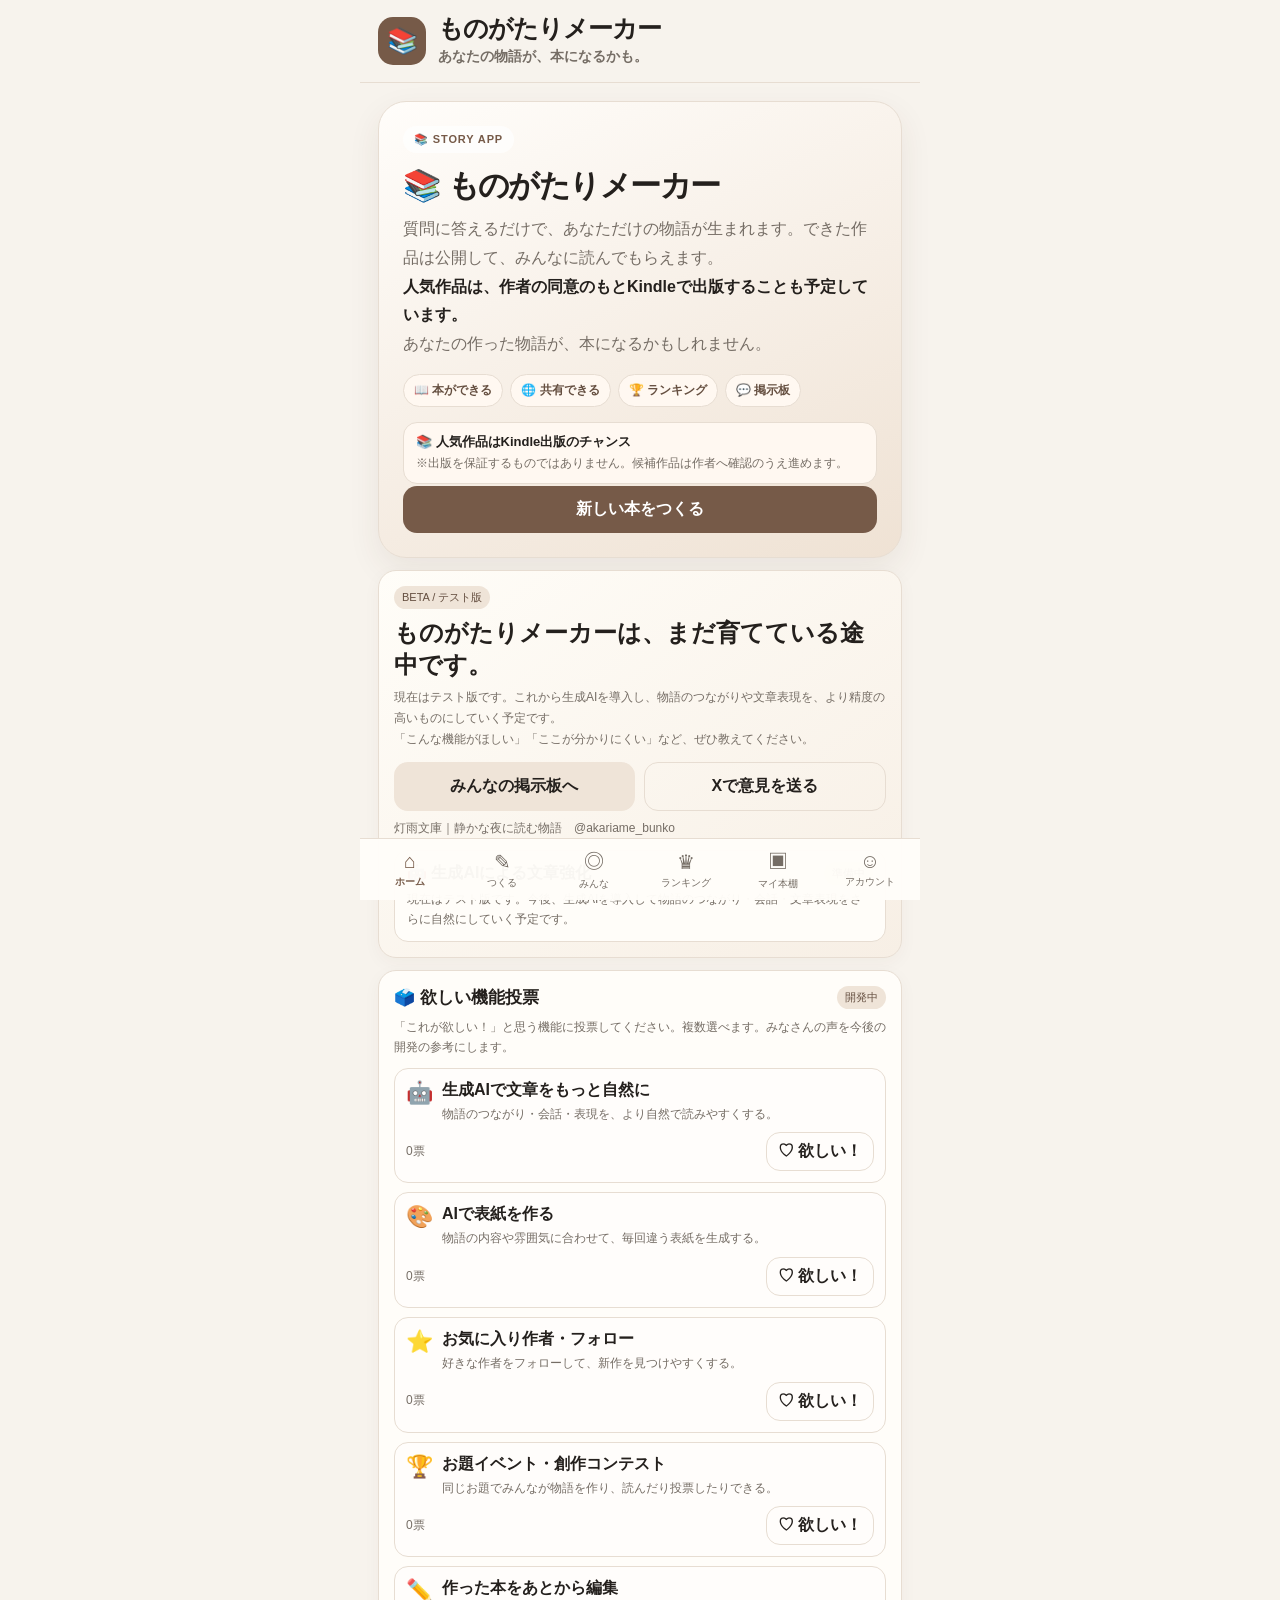
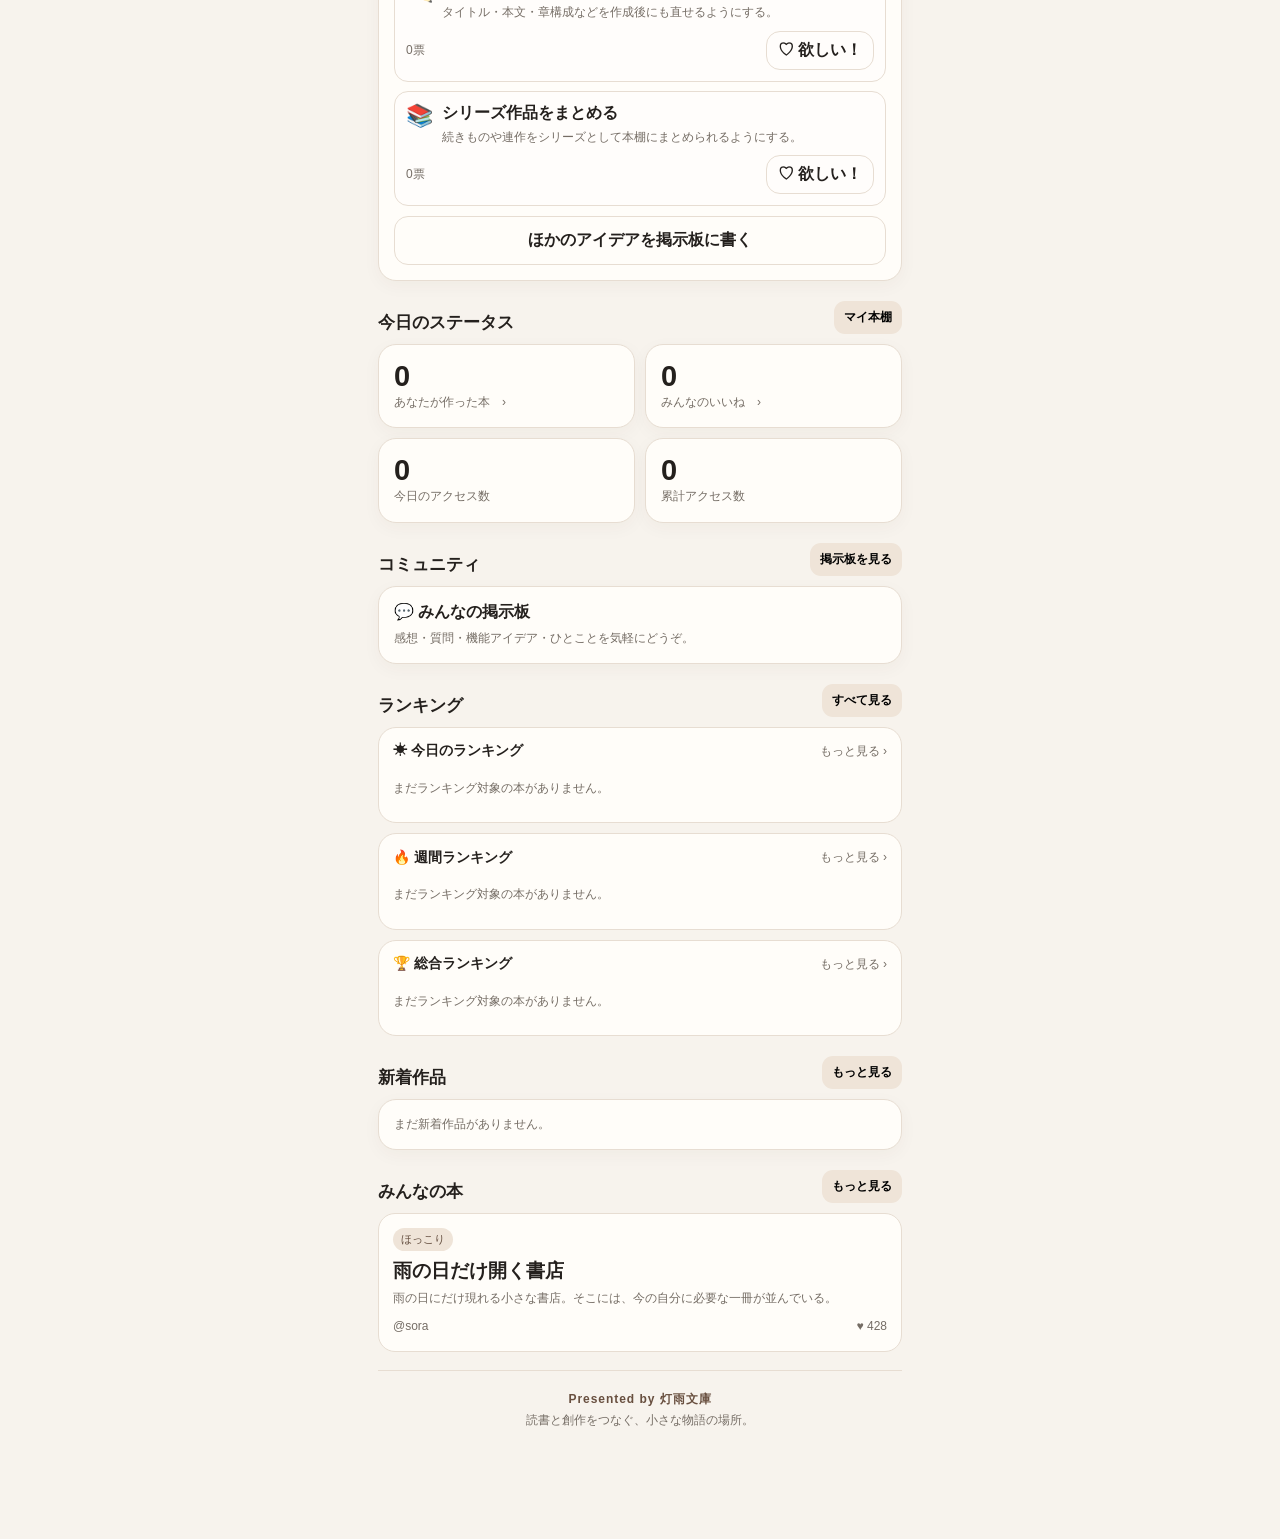
<file: index.html>
<!doctype html>
<html lang="ja">
<head>
<meta charset="utf-8">
<meta name="viewport" content="width=device-width,initial-scale=1,viewport-fit=cover">
<meta name="theme-color" content="#765a48">
<meta http-equiv="Cache-Control" content="no-cache, no-store, must-revalidate">
<meta http-equiv="Pragma" content="no-cache">
<meta http-equiv="Expires" content="0">
<title>ものがたりメーカー</title>
<script async src="https://pagead2.googlesyndication.com/pagead/js/adsbygoogle.js?client=ca-pub-4589570890070256" crossorigin="anonymous"></script>
<link rel="stylesheet" href="style.css?v=20260823ab">
<style>
.homehero h1{font-size:clamp(23px,7vw,31px)!important;white-space:nowrap!important;word-break:keep-all!important;overflow-wrap:normal!important;letter-spacing:-.05em!important}
</style>
</head>
<body>
<div class="app">
<header class="top"><div class="brand"><div class="logo">📚</div><div><div class="brandtitle">ものがたりメーカー</div><div class="small">あなたの物語が、本になるかも。</div></div></div></header>
<main id="main"></main>
</div>
<nav class="nav">
<button data-page="home" class="active"><span>⌂</span>ホーム</button>
<button data-page="create"><span>✎</span>つくる</button>
<button data-page="community"><span>◎</span>みんな</button>
<button data-page="ranking"><span>♛</span>ランキング</button>
<button data-page="mine"><span>▣</span>マイ本棚</button>
<button data-page="account"><span>☺</span>アカウント</button>
</nav>
<div id="toast" class="toast"></div>
<script src="app-1.js?v=20260823ab"></script>
<script src="app-2.js?v=20260823ab"></script>
<script src="app-3.js?v=20260823ab"></script>
<script src="app-4.js?v=20260823ab"></script>
<script src="ui-patch-v5.js?v=20260823ab"></script>
<script src="ui-patch-v6.js?v=20260823ab"></script>
<script src="ui-patch-v7.js?v=20260823ab"></script>
<script src="ui-patch-v8.js?v=20260823ab"></script>
<script src="ui-patch-v9.js?v=20260823ab"></script>
<script src="ui-patch-v10.js?v=20260823ab"></script>
<script src="ui-patch-v11.js?v=20260823ab"></script>
<script src="story-engine-v16-balanced.js?v=20260823ab"></script>
<script src="visitor-access-v17.js?v=20260823ab"></script>
<script src="security-moderation-v18.js?v=20260823ab"></script>
<script src="ads-config.js?v=20260823ab"></script>
<script src="ad-slots-v19.js?v=20260823ab"></script>
<script src="build-guard.js?v=20260823ab"></script>
</body>
</html>
</file>
<file: style.css>
:root{--bg:#f7f3ed;--card:#fffdf9;--ink:#24201d;--muted:#756d65;--line:#e7ddd2;--accent:#765a48;--soft:#efe4d8;--shadow:0 12px 32px rgba(72,52,38,.08)}
*{box-sizing:border-box}body{margin:0;background:var(--bg);color:var(--ink);font-family:-apple-system,BlinkMacSystemFont,"Hiragino Sans","Yu Gothic",sans-serif}
button,input,textarea{font:inherit}button{cursor:pointer}.app{max-width:560px;margin:auto;min-height:100vh;padding-bottom:84px}
.top{position:sticky;top:0;z-index:20;background:rgba(247,243,237,.96);backdrop-filter:blur(12px);border-bottom:1px solid var(--line);padding:15px 18px}
.brand{display:flex;align-items:center;gap:12px}.logo{width:48px;height:48px;border-radius:15px;background:var(--accent);display:grid;place-items:center;font-size:25px}
.brandtitle{font-size:25px;font-weight:900;letter-spacing:-.04em;line-height:1.05;white-space:nowrap;word-break:keep-all;overflow-wrap:normal}.small{font-size:12px;color:var(--muted);margin-top:4px}main{padding:18px}
.homehero{background:linear-gradient(155deg,#fffdfa,#efe2d4);border:1px solid var(--line);border-radius:28px;padding:24px;box-shadow:var(--shadow)}
.eyebrow{display:inline-flex;background:rgba(255,255,255,.7);padding:7px 11px;border-radius:999px;font-size:11px;font-weight:900;color:var(--accent);letter-spacing:.08em}
.homehero h1{font-size:31px;line-height:1.24;margin:14px 0 10px;letter-spacing:-.03em}.homehero p{color:var(--muted);line-height:1.8;margin:0}
.chips{display:flex;gap:7px;flex-wrap:wrap;margin:15px 0}.chip{background:#fff8f1;border:1px solid var(--line);padding:7px 10px;border-radius:999px;font-size:12px;font-weight:700;color:#654f40}
.primary,.secondary,.ghost{border:0;border-radius:14px;padding:13px 15px;font-weight:800}.primary{background:var(--accent);color:#fff}.secondary{background:var(--soft);color:var(--ink)}.ghost{background:transparent;border:1px solid var(--line);color:var(--ink)}.wide{width:100%}
.actions{display:flex;gap:9px;margin-top:14px}.actions>*{flex:1}.steps{display:grid;gap:9px;margin-top:14px}.step{background:rgba(255,255,255,.72);border:1px solid rgba(118,90,72,.13);padding:13px;border-radius:17px}.step b{font-size:14px}.step div{font-size:12px;color:var(--muted);margin-top:3px}
.sectionline{display:flex;align-items:end;justify-content:space-between;margin:20px 0 10px}.sectionline h2{font-size:17px;margin:0}.mini{border:0;background:var(--soft);border-radius:11px;padding:8px 10px;font-size:12px;font-weight:800}
.grid2{display:grid;grid-template-columns:1fr 1fr;gap:10px}.card{background:var(--card);border:1px solid var(--line);border-radius:18px;padding:15px;box-shadow:0 5px 18px rgba(72,52,38,.04)}.num{font-size:29px;font-weight:900}.meta{font-size:12px;color:var(--muted);line-height:1.6}
.credit{display:flex;justify-content:space-between;align-items:center;background:var(--card);border:1px solid var(--line);border-radius:15px;padding:10px 12px;margin-bottom:12px}.pill{background:var(--soft);padding:7px 10px;border-radius:999px;font-size:12px;font-weight:800;color:#654f40}
.question{background:var(--card);border:1px solid var(--line);border-radius:22px;padding:18px;box-shadow:var(--shadow)}.progress{height:8px;background:#ece3d9;border-radius:999px;overflow:hidden}.progress div{height:100%;background:var(--accent)}
.qnum{font-size:11px;color:var(--muted);margin-top:14px}.question h2{font-size:21px;line-height:1.45}.options{display:grid;gap:9px}.option{border:1px solid var(--line);background:#fff;border-radius:14px;padding:14px;text-align:left}.option.active{outline:2px solid var(--accent);background:#f4ebe2}
.helper{display:flex;gap:7px;flex-wrap:wrap;margin:10px 0}.helper span{font-size:11px;background:#fff8f1;border:1px solid var(--line);padding:6px 9px;border-radius:999px}.reward{background:var(--card);border:1px solid var(--line);border-radius:22px;padding:22px;text-align:center}.timer{font-size:45px;font-weight:900;margin:14px}
.input{width:100%;border:1px solid var(--line);background:#fff;border-radius:14px;padding:13px}.reader{background:var(--card);border:1px solid var(--line);border-radius:20px;padding:22px}.reader h1{font-family:"Yu Mincho","Hiragino Mincho ProN",serif;font-size:27px;line-height:1.45}.reader h2{font-size:18px;margin-top:28px}.reader p{font-family:"Yu Mincho","Hiragino Mincho ProN",serif;line-height:2;margin:0 0 1em}
.coverbox{background:var(--card);border:1px solid var(--line);border-radius:20px;padding:15px;margin-top:13px}.coverbox canvas{width:100%;display:block;border-radius:13px;box-shadow:var(--shadow)}.bookgrid{display:grid;grid-template-columns:1fr 1fr;gap:13px}.booktile{cursor:pointer}.bookcover{aspect-ratio:1/1.42;border-radius:13px;background:linear-gradient(160deg,#705044,#b68b78);color:white;padding:14px;display:flex;flex-direction:column;justify-content:space-between}.bookcover b{font-family:"Yu Mincho",serif;font-size:18px;line-height:1.5}.booktile .meta{margin-top:7px}
.item{background:var(--card);border:1px solid var(--line);border-radius:17px;padding:14px;margin-bottom:10px}.row{display:flex;justify-content:space-between;align-items:center;gap:10px}.badge{display:inline-block;background:var(--soft);color:#654f40;border-radius:999px;padding:4px 8px;font-size:11px}.item h3{margin:7px 0 5px}
.comments{background:var(--card);border:1px solid var(--line);border-radius:20px;padding:15px;margin-top:13px}.ad{border:1px dashed #cdbfb1;background:#f1e9e1;border-radius:15px;min-height:85px;display:grid;place-items:center;text-align:center;color:var(--muted);font-size:11px;margin:15px 0;padding:12px}
.creditfoot{text-align:center;color:var(--muted);font-size:12px;line-height:1.8;padding:18px 0 5px;border-top:1px solid var(--line);margin-top:18px}.creditfoot b{display:block;color:#684f3f;letter-spacing:.08em}
.nav{position:fixed;bottom:0;left:50%;transform:translateX(-50%);width:min(560px,100%);display:grid;grid-template-columns:repeat(6,1fr);background:rgba(255,253,249,.97);border-top:1px solid var(--line);padding:8px 4px calc(8px + env(safe-area-inset-bottom));z-index:30}.nav button{border:0;background:none;color:var(--muted);font-size:10px}.nav span{display:block;font-size:20px;margin-bottom:2px}.nav .active{color:var(--accent);font-weight:900}
.toast{position:fixed;left:50%;bottom:91px;transform:translateX(-50%);background:#292522;color:#fff;padding:10px 14px;border-radius:12px;font-size:12px;opacity:0;pointer-events:none;transition:.2s;z-index:50}.toast.show{opacity:1}
@media(max-width:380px){.homehero h1{font-size:27px}.grid2{grid-template-columns:1fr}.bookgrid{grid-template-columns:1fr 1fr}}
.titleflow{display:grid;gap:10px;margin:14px 0}.titleflow .flow{background:#fff8f1;border:1px solid var(--line);border-radius:15px;padding:12px}.titleflow .flow b{display:block;font-size:13px;margin-bottom:3px}.titlechoices{display:grid;gap:8px;margin:12px 0}.titlechoice{border:1px solid var(--line);background:#fff;border-radius:14px;padding:13px;text-align:left;font-weight:800}.titlechoice.active{outline:2px solid var(--accent);background:#f4ebe2}.titleedit{margin-top:14px}
.likebtn{border:1px solid var(--line);background:#fff;border-radius:999px;padding:9px 12px;font-weight:800}.likebtn.liked{background:#f5e8ea;border-color:#d9b7bd}.ranktabs{display:grid;grid-template-columns:repeat(3,1fr);gap:8px;margin:12px 0}.ranktab{border:1px solid var(--line);background:#fff;border-radius:12px;padding:10px;font-size:12px;font-weight:800}.ranktab.active{background:var(--accent);color:#fff}.rankitem{display:grid;grid-template-columns:42px 1fr auto;gap:10px;align-items:center;background:var(--card);border:1px solid var(--line);border-radius:16px;padding:13px;margin-bottom:9px}.rankno{font-size:20px;font-weight:900}
.clickcard{cursor:pointer;transition:transform .15s,box-shadow .15s}.clickcard:active{transform:scale(.985)}.homeranks{display:grid;gap:10px;margin-top:10px}.homerank{background:var(--card);border:1px solid var(--line);border-radius:18px;padding:14px}.homerankhead{display:flex;align-items:center;justify-content:space-between;gap:10px;cursor:pointer;margin-bottom:8px}.homerankhead b{font-size:14px}.homerankrow{display:grid;grid-template-columns:28px 1fr auto;gap:8px;align-items:center;padding:9px 0;border-top:1px solid var(--line);cursor:pointer}.homerankrow:first-of-type{border-top:0}.homerankno{font-weight:900;color:var(--accent)}.publishbtn{min-height:48px}.publishstatus{text-align:center;margin-top:8px;font-size:12px;color:var(--muted)}
.sharebox{background:var(--card);border:1px solid var(--line);border-radius:20px;padding:15px;margin-top:13px}.sharepreview{white-space:pre-wrap;font-size:13px;line-height:1.8;background:#fffaf5;border:1px solid var(--line);border-radius:14px;padding:12px;max-height:220px;overflow:auto}.covernote{font-size:12px;color:var(--muted);margin-top:8px}.titlefit{letter-spacing:-.03em}
.coveractions{display:flex;gap:9px;margin-top:10px}.coveractions>*{flex:1}.coverbtn{border:0;border-radius:12px;padding:12px 14px;font-weight:800;background:var(--soft);color:var(--ink)}
</file>
